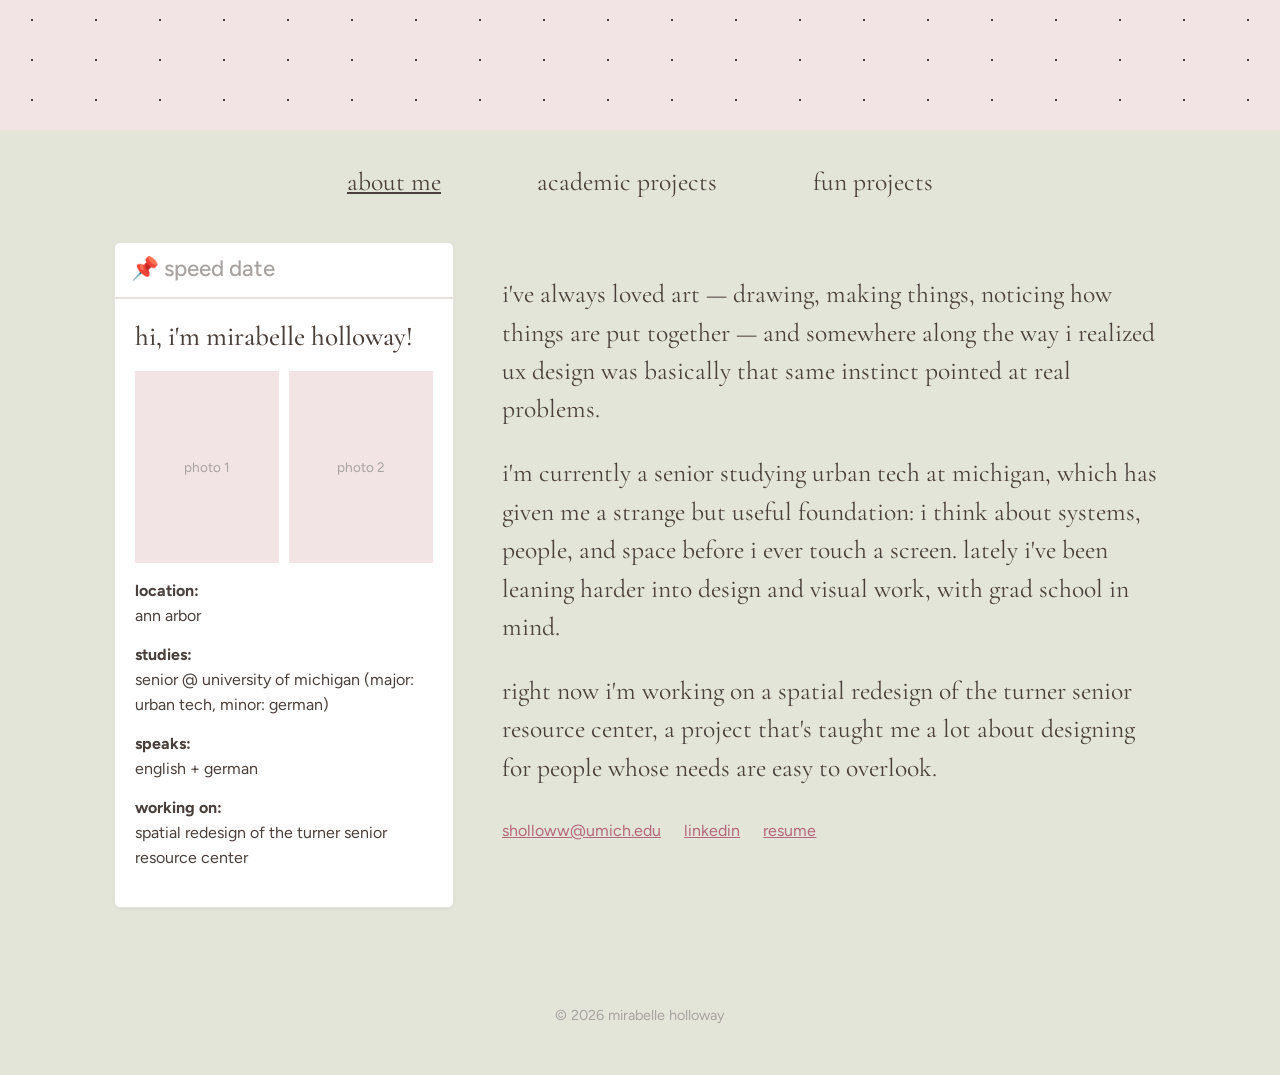
<file: index.html>
<!DOCTYPE html>
<html lang="en">
<head>
  <meta charset="utf-8">
  <meta name="viewport" content="width=device-width, initial-scale=1">
  <title>Mirabelle Holloway — about me</title>
  <meta name="description" content="Mirabelle Holloway: student, designer, and artist moving toward UX design.">
  <link rel="preconnect" href="https://fonts.googleapis.com">
  <link rel="preconnect" href="https://fonts.gstatic.com" crossorigin>
  <link href="https://fonts.googleapis.com/css2?family=Cormorant+Garamond:wght@400;500&family=Figtree:wght@400;500;700&display=swap" rel="stylesheet">
  <link rel="stylesheet" href="style.css">
</head>
<body>

  <div class="banner" aria-hidden="true">
    <div class="marquee">✿ mirabelle holloway ✿ ux design ✿ visual art ✿ mirabelle holloway ✿ ux design ✿ visual art ✿</div>
  </div>

  <nav>
    <a href="index.html" aria-current="page">about me</a>
    <a href="academic.html">academic projects</a>
    <a href="fun.html">fun projects</a>
  </nav>

  <main>
    <div class="about">

      <!-- pinned post -->
      <article class="post">
        <div class="post-header">📌 speed date</div>
        <div class="post-body">
          <h2>hi, i'm mirabelle holloway!</h2>

          <div class="post-photos">
            <!-- To use your own photos: put them in an "images" folder, then replace each
                 placeholder div with:  <img src="images/photo1.jpg" alt="describe the photo"> -->
            <div class="placeholder">photo 1</div>
            <div class="placeholder">photo 2</div>
          </div>

          <p class="fact"><b>location:</b> ann arbor</p>
          <p class="fact"><b>studies:</b> senior @ university of michigan (major: urban tech, minor: german)</p>
          <p class="fact"><b>speaks:</b> english + german</p>
          <p class="fact"><b>working on:</b> spatial redesign of the turner senior resource center</p>
        </div>
      </article>

      <!-- bio -->
      <section class="bio">
        <p>i've always loved art — drawing, making things, noticing how things are put together — and somewhere along the way i realized ux design was basically that same instinct pointed at real problems.</p>
        <p>i'm currently a senior studying urban tech at michigan, which has given me a strange but useful foundation: i think about systems, people, and space before i ever touch a screen. lately i've been leaning harder into design and visual work, with grad school in mind.</p>
        <p>right now i'm working on a spatial redesign of the turner senior resource center, a project that's taught me a lot about designing for people whose needs are easy to overlook.</p>

        <div class="contact-links">
          <a href="mailto:sholloww@umich.edu">sholloww@umich.edu</a>
          <a href="https://www.linkedin.com/in/mirabelleholloway">linkedin</a>
          <a href="resume.pdf">resume</a>
        </div>
      </section>

    </div>
  </main>

  <footer>© 2026 mirabelle holloway</footer>

</body>
</html>
</file>
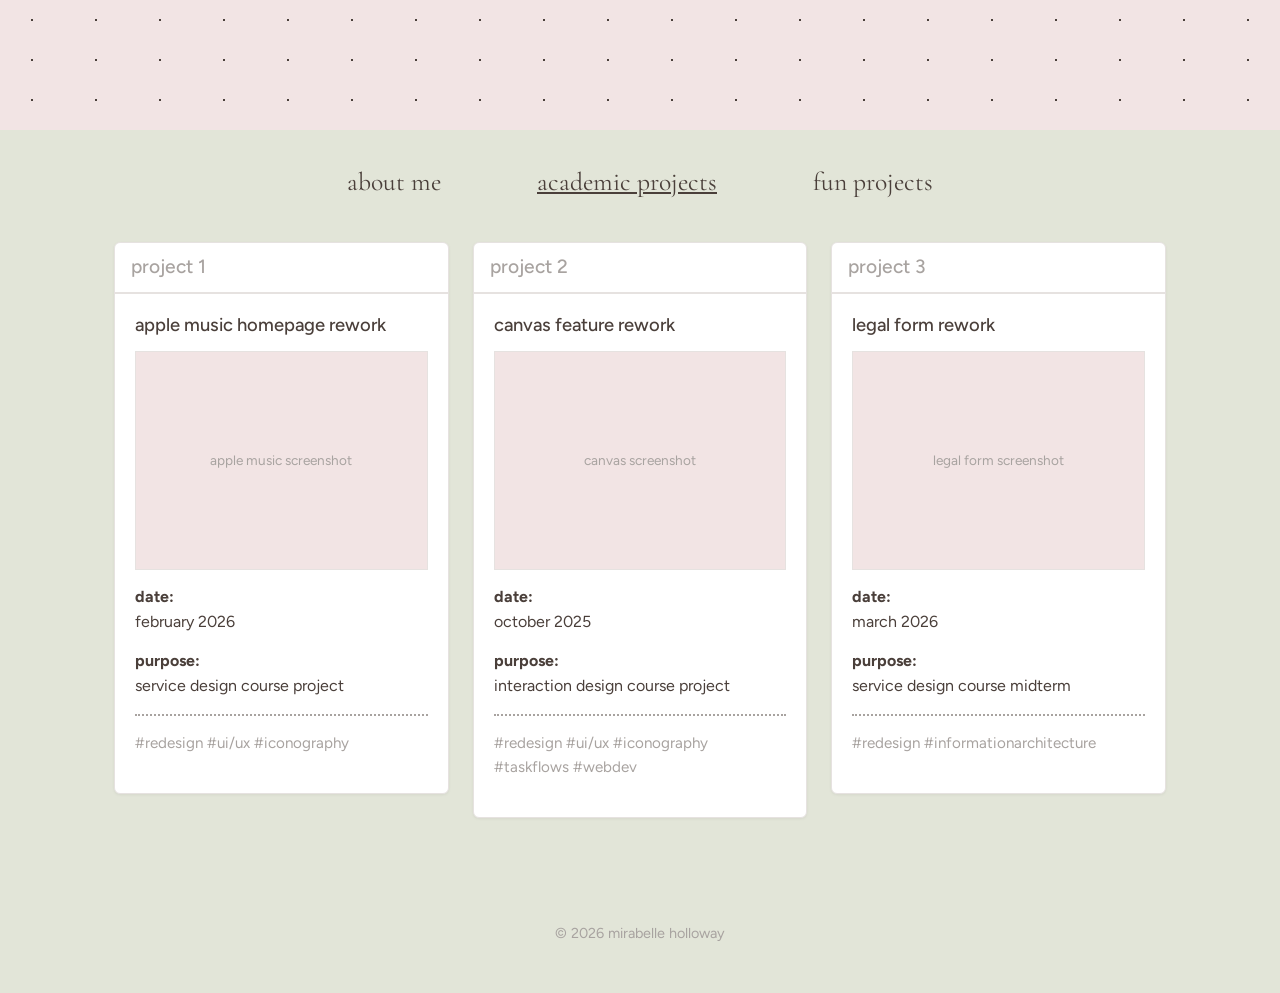
<file: academic.html>
<!DOCTYPE html>
<html lang="en">
<head>
  <meta charset="utf-8">
  <meta name="viewport" content="width=device-width, initial-scale=1">
  <title>Mirabelle Holloway — academic projects</title>
  <meta name="description" content="UX and service design projects by Mirabelle Holloway.">
  <link rel="preconnect" href="https://fonts.googleapis.com">
  <link rel="preconnect" href="https://fonts.gstatic.com" crossorigin>
  <link href="https://fonts.googleapis.com/css2?family=Cormorant+Garamond:wght@400;500&family=Figtree:wght@400;500;700&display=swap" rel="stylesheet">
  <link rel="stylesheet" href="style.css">
</head>
<body>

  <div class="banner" aria-hidden="true">
    <div class="marquee">✿ mirabelle holloway ✿ ux design ✿ visual art ✿ mirabelle holloway ✿ ux design ✿ visual art ✿</div>
  </div>

  <nav>
    <a href="index.html">about me</a>
    <a href="academic.html" aria-current="page">academic projects</a>
    <a href="fun.html">fun projects</a>
  </nav>

  <main>
    <div class="grid">

      <!-- ===== PROJECT 1 CARD ===== -->
      <!-- To add a project: copy a whole card + its matching <dialog> below,
           then change the data-dialog / id (e.g. "project4") so they match. -->
      <button class="card" data-dialog="project1">
        <div class="post-header">project 1</div>
        <div class="post-body">
          <h3>apple music homepage rework</h3>
          <!-- swap for: <img src="images/apple-music.png" alt="Reworked Apple Music home screen"> -->
          <div class="placeholder">apple music screenshot</div>
          <p class="fact"><b>date:</b> february 2026</p>
          <p class="fact"><b>purpose:</b> service design course project</p>
          <hr class="dots">
          <p class="tags">#redesign #ui/ux #iconography</p>
        </div>
      </button>

      <!-- ===== PROJECT 2 CARD ===== -->
      <button class="card" data-dialog="project2">
        <div class="post-header">project 2</div>
        <div class="post-body">
          <h3>canvas feature rework</h3>
          <div class="placeholder">canvas screenshot</div>
          <p class="fact"><b>date:</b> october 2025</p>
          <p class="fact"><b>purpose:</b> interaction design course project</p>
          <hr class="dots">
          <p class="tags">#redesign #ui/ux #iconography #taskflows #webdev</p>
        </div>
      </button>

      <!-- ===== PROJECT 3 CARD ===== -->
      <button class="card" data-dialog="project3">
        <div class="post-header">project 3</div>
        <div class="post-body">
          <h3>legal form rework</h3>
          <div class="placeholder">legal form screenshot</div>
          <p class="fact"><b>date:</b> march 2026</p>
          <p class="fact"><b>purpose:</b> service design course midterm</p>
          <hr class="dots">
          <p class="tags">#redesign #informationarchitecture</p>
        </div>
      </button>

    </div>
  </main>

  <!-- ================= POPUPS ================= -->
  <!-- Each popup follows the same outline: summary, hero image, quick facts,
       then problem / process / solution / next steps. Replace the [bracketed]
       prompts with your own writing. -->

  <dialog id="project1" aria-label="apple music homepage rework">
    <div class="dialog-header">
      <span>project 1</span>
      <button class="close" data-close aria-label="Close">×</button>
    </div>
    <div class="dialog-body">
      <h2>apple music homepage rework</h2>
      <p class="summary">[one sentence: what you changed, for whom, and why]</p>

      <div class="placeholder">hero image: final design</div>

      <p class="fact"><b>date:</b> february 2026</p>
      <p class="fact"><b>purpose:</b> service design course project</p>
      <p class="fact"><b>role:</b> [solo / team of X, what you owned]</p>
      <p class="fact"><b>tools:</b> [e.g. Figma]</p>
      <p class="tags">#redesign #ui/ux #iconography</p>

      <h4>the problem</h4>
      <p>[2–3 sentences: what wasn't working, and for whom]</p>

      <h4>process</h4>
      <div class="placeholder">sketch / wireframe</div>
      <p>[caption: what this showed you, what you decided]</p>

      <h4>the solution</h4>
      <p>[2–3 specific design decisions and the reasoning behind each]</p>

      <h4>what i'd do next</h4>
      <p>[one or two sentences on what you'd test or improve]</p>
    </div>
  </dialog>

  <dialog id="project2" aria-label="canvas feature rework">
    <div class="dialog-header">
      <span>project 2</span>
      <button class="close" data-close aria-label="Close">×</button>
    </div>
    <div class="dialog-body">
      <h2>canvas feature rework</h2>
      <p class="summary">[one sentence: what you changed, for whom, and why]</p>

      <div class="placeholder">hero image: final design</div>

      <p class="fact"><b>date:</b> october 2025</p>
      <p class="fact"><b>purpose:</b> interaction design course project</p>
      <p class="fact"><b>role:</b> [solo / team of X, what you owned]</p>
      <p class="fact"><b>tools:</b> [e.g. Figma]</p>
      <p class="tags">#redesign #ui/ux #iconography #taskflows #webdev</p>

      <h4>the problem</h4>
      <p>[2–3 sentences: what wasn't working, and for whom]</p>

      <h4>process</h4>
      <div class="placeholder">sketch / wireframe</div>
      <p>[caption: what this showed you, what you decided]</p>

      <h4>the solution</h4>
      <p>[2–3 specific design decisions and the reasoning behind each]</p>

      <h4>what i'd do next</h4>
      <p>[one or two sentences on what you'd test or improve]</p>
    </div>
  </dialog>

  <dialog id="project3" aria-label="legal form rework">
    <div class="dialog-header">
      <span>project 3</span>
      <button class="close" data-close aria-label="Close">×</button>
    </div>
    <div class="dialog-body">
      <h2>legal form rework</h2>
      <p class="summary">[one sentence: what you changed, for whom, and why]</p>

      <div class="placeholder">hero image: final design</div>

      <p class="fact"><b>date:</b> march 2026</p>
      <p class="fact"><b>purpose:</b> service design course midterm</p>
      <p class="fact"><b>role:</b> [solo / team of X, what you owned]</p>
      <p class="fact"><b>tools:</b> [e.g. Figma]</p>
      <p class="tags">#redesign #informationarchitecture</p>

      <h4>the problem</h4>
      <p>[2–3 sentences: what wasn't working, and for whom]</p>

      <h4>process</h4>
      <div class="placeholder">sketch / wireframe</div>
      <p>[caption: what this showed you, what you decided]</p>

      <h4>the solution</h4>
      <p>[2–3 specific design decisions and the reasoning behind each]</p>

      <h4>what i'd do next</h4>
      <p>[one or two sentences on what you'd test or improve]</p>
    </div>
  </dialog>

  <footer>© 2026 mirabelle holloway</footer>

  <script src="script.js"></script>
</body>
</html>
</file>
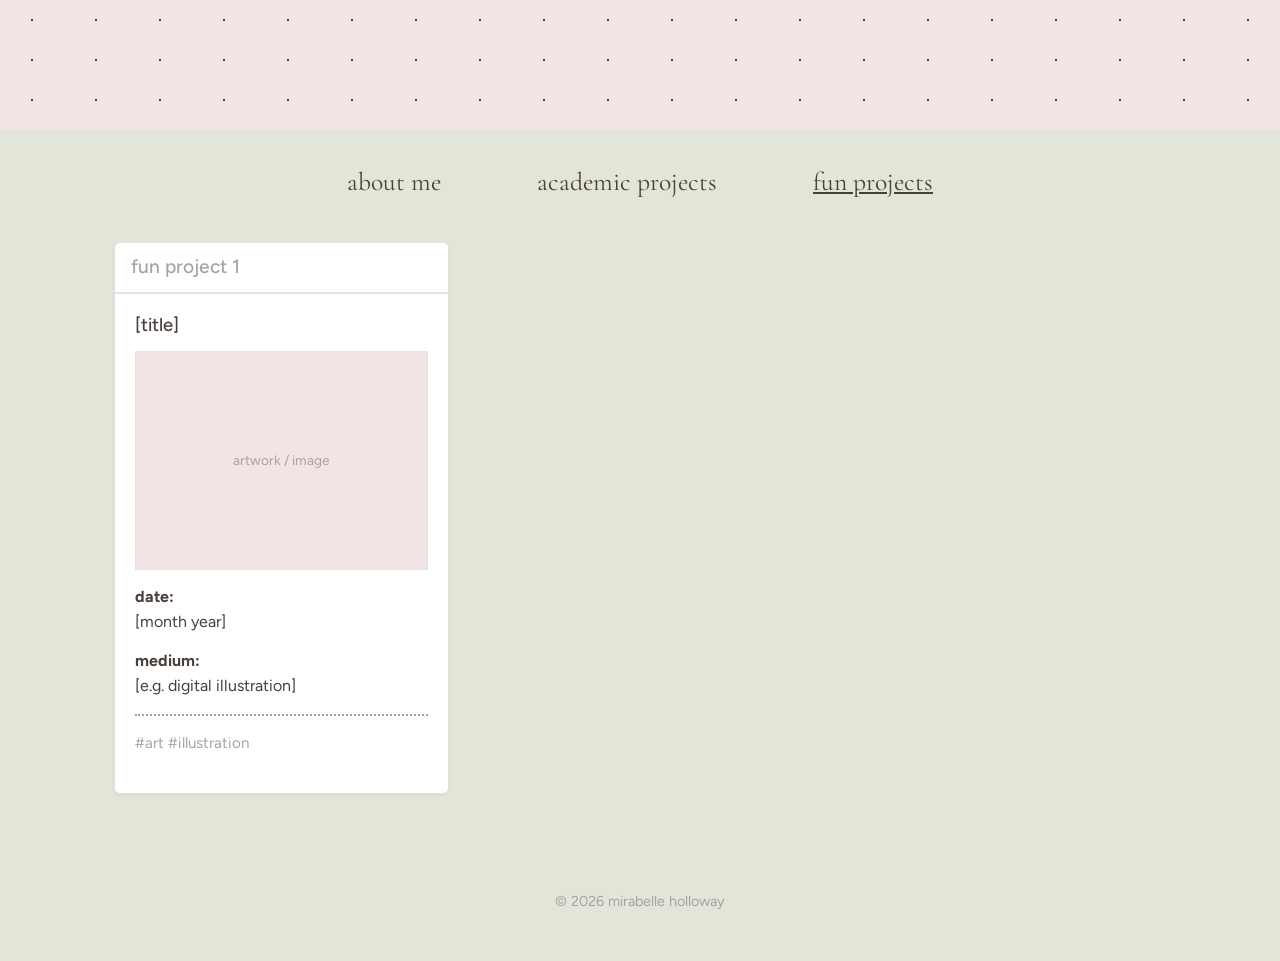
<file: fun.html>
<!DOCTYPE html>
<html lang="en">
<head>
  <meta charset="utf-8">
  <meta name="viewport" content="width=device-width, initial-scale=1">
  <title>Mirabelle Holloway — fun projects</title>
  <meta name="description" content="Personal art and design projects by Mirabelle Holloway.">
  <link rel="preconnect" href="https://fonts.googleapis.com">
  <link rel="preconnect" href="https://fonts.gstatic.com" crossorigin>
  <link href="https://fonts.googleapis.com/css2?family=Cormorant+Garamond:wght@400;500&family=Figtree:wght@400;500;700&display=swap" rel="stylesheet">
  <link rel="stylesheet" href="style.css">
</head>
<body>

  <div class="banner" aria-hidden="true">
    <div class="marquee">✿ mirabelle holloway ✿ ux design ✿ visual art ✿ mirabelle holloway ✿ ux design ✿ visual art ✿</div>
  </div>

  <nav>
    <a href="index.html">about me</a>
    <a href="academic.html">academic projects</a>
    <a href="fun.html" aria-current="page">fun projects</a>
  </nav>

  <main>
    <div class="grid">

      <!-- Placeholder cards: copy the structure from academic.html for real ones.
           Art and illustration cards often work best with a big image and a short caption. -->
      <button class="card" data-dialog="fun1">
        <div class="post-header">fun project 1</div>
        <div class="post-body">
          <h3>[title]</h3>
          <div class="placeholder">artwork / image</div>
          <p class="fact"><b>date:</b> [month year]</p>
          <p class="fact"><b>medium:</b> [e.g. digital illustration]</p>
          <hr class="dots">
          <p class="tags">#art #illustration</p>
        </div>
      </button>

    </div>
  </main>

  <dialog id="fun1" aria-label="fun project 1">
    <div class="dialog-header">
      <span>fun project 1</span>
      <button class="close" data-close aria-label="Close">×</button>
    </div>
    <div class="dialog-body">
      <h2>[title]</h2>
      <p class="summary">[one sentence about the piece]</p>
      <div class="placeholder">full-size image</div>
      <p>[a few sentences: what inspired it, how you made it]</p>
    </div>
  </dialog>

  <footer>© 2026 mirabelle holloway</footer>

  <script src="script.js"></script>
</body>
</html>
</file>
<file: style.css>
/* ============================================
   Mirabelle's portfolio — shared styles
   Edit the colors in :root to re-theme the whole site.
   ============================================ */

:root {
  --pink: #f2e4e4;
  --sage: #e2e5d8;
  --rose: #b5667a;
  --text: #4a3f3a;
  --text-soft: #a8a3a0;
  --card: #ffffff;
  --line: #e6e2e0;
  --heading-font: "Cormorant Garamond", Georgia, serif;
  --body-font: "Figtree", system-ui, sans-serif;
}

* { box-sizing: border-box; }

body {
  margin: 0;
  background: var(--sage);
  color: var(--text);
  font-family: var(--body-font);
  line-height: 1.55;
}

/* ---------- top banner (pink dotted band with scrolling text) ---------- */
.banner {
  background-color: var(--pink);
  background-image: radial-gradient(circle, var(--text) 1px, transparent 1.5px);
  background-size: 64px 40px;
  height: 130px;
  display: flex;
  align-items: center;
  overflow: hidden;
  white-space: nowrap;
}

.marquee {
  display: inline-block;
  padding-left: 100%;
  animation: scroll 28s linear infinite;
  font-family: var(--heading-font);
  font-size: 2.4rem;
  color: var(--rose);
  letter-spacing: 0.04em;
}

@keyframes scroll {
  from { transform: translateX(0); }
  to   { transform: translateX(-100%); }
}

/* respect people who turn off animations */
@media (prefers-reduced-motion: reduce) {
  .marquee { animation: none; padding-left: 1rem; }
}

/* ---------- nav ---------- */
nav {
  display: flex;
  justify-content: center;
  gap: clamp(1.5rem, 8vw, 6rem);
  padding: 2rem 1rem 1.5rem;
  font-family: var(--heading-font);
  font-size: 1.6rem;
}

nav a {
  color: var(--text);
  text-decoration: none;
}

nav a:hover,
nav a[aria-current="page"] {
  text-decoration: underline;
}

/* ---------- page layout ---------- */
main {
  max-width: 1100px;
  margin: 0 auto;
  padding: 1rem 1.5rem 4rem;
}

/* ---------- tumblr-style post card ---------- */
.post {
  background: var(--card);
  border: 1px solid var(--line);
  border-radius: 6px;
  box-shadow: 0 1px 3px rgba(0, 0, 0, 0.06);
  overflow: hidden;
}

.post-header {
  padding: 0.6rem 1rem;
  border-bottom: 2px solid var(--line);
  color: var(--text-soft);
  font-size: 1.4rem;
  font-weight: 500;
}

.post-body { padding: 1.1rem 1.25rem 1.4rem; }

.post-body h2 {
  font-family: var(--heading-font);
  font-weight: 500;
  font-size: 1.7rem;
  margin: 0 0 0.8rem;
}

.post-photos {
  display: flex;
  gap: 0.6rem;
  margin-bottom: 1rem;
}

.post-photos img,
.post-photos .placeholder {
  flex: 1;
  min-width: 0;
  aspect-ratio: 3 / 4;
  object-fit: cover;
}

.fact { margin: 0 0 0.9rem; }
.fact b { display: block; }

.dots {
  border: none;
  border-top: 2px dotted var(--text-soft);
  margin: 1rem 0;
}

.tags { color: var(--text-soft); font-size: 0.95rem; }

/* stand-in for images until you add your own */
.placeholder {
  background: var(--pink);
  display: grid;
  place-items: center;
  color: var(--text-soft);
  font-size: 0.85rem;
  text-align: center;
  padding: 0.5rem;
}

/* ---------- about page: pinned post left, bio right ---------- */
.about {
  display: grid;
  grid-template-columns: minmax(260px, 340px) 1fr;
  gap: 3rem;
  align-items: start;
}

.bio {
  font-family: var(--heading-font);
  font-size: 1.6rem;
  line-height: 1.5;
  max-width: 34em;
  padding-top: 0.5rem;
}

.contact-links {
  margin-top: 2rem;
  font-family: var(--body-font);
  font-size: 1rem;
}

.contact-links a { color: var(--rose); margin-right: 1.2rem; }

/* ---------- project grid (masonry, like a tumblr feed) ---------- */
.grid {
  column-count: 3;
  column-gap: 1.5rem;
}

.card {
  /* a <button> styled as a post, so it's keyboard + screen-reader friendly */
  display: block;
  width: 100%;
  margin: 0 0 1.5rem;
  break-inside: avoid;
  padding: 0;
  text-align: left;
  font: inherit;
  color: inherit;
  cursor: pointer;
  background: var(--card);
  border: 1px solid var(--line);
  border-radius: 6px;
  box-shadow: 0 1px 3px rgba(0, 0, 0, 0.06);
  overflow: hidden;
  transition: transform 0.15s ease, box-shadow 0.15s ease;
}

.card:hover,
.card:focus-visible {
  transform: translateY(-3px);
  box-shadow: 0 6px 14px rgba(0, 0, 0, 0.1);
}

.card .post-header { font-size: 1.2rem; }
.card h3 { font-weight: 500; font-size: 1.15rem; margin: 0 0 0.7rem; }

.card img,
.card .placeholder {
  width: 100%;
  margin-bottom: 0.9rem;
  border: 1px solid var(--line);
}

.card .placeholder { aspect-ratio: 4 / 3; }

/* ---------- popup (<dialog>) ---------- */
dialog {
  width: min(680px, calc(100vw - 2rem));
  max-height: calc(100vh - 3rem);
  padding: 0;
  border: 1px solid var(--line);
  border-radius: 8px;
  background: var(--card);
  color: var(--text);
  overflow-y: auto;
}

dialog::backdrop { background: rgba(74, 63, 58, 0.45); }

dialog[open] { animation: pop 0.18s ease-out; }

@keyframes pop {
  from { opacity: 0; transform: translateY(10px); }
  to   { opacity: 1; transform: none; }
}

.dialog-header {
  position: sticky;
  top: 0;
  z-index: 1;
  display: flex;
  justify-content: space-between;
  align-items: center;
  background: var(--card);
  padding: 0.5rem 1rem;
  border-bottom: 2px solid var(--line);
  color: var(--text-soft);
  font-size: 1.3rem;
}

.close {
  background: none;
  border: none;
  font-size: 1.8rem;
  line-height: 1;
  color: var(--text-soft);
  cursor: pointer;
}

.close:hover { color: var(--rose); }

.dialog-body { padding: 1.2rem 1.5rem 2rem; }

.dialog-body h2 {
  font-family: var(--heading-font);
  font-weight: 500;
  font-size: 2rem;
  margin: 0 0 0.3rem;
}

.dialog-body h4 {
  margin: 1.6rem 0 0.3rem;
  font-size: 1rem;
}

.dialog-body p { margin: 0 0 0.8rem; }

.dialog-body .summary { font-size: 1.1rem; color: var(--text-soft); }

.dialog-body img,
.dialog-body .placeholder {
  width: 100%;
  margin: 1rem 0;
}

.dialog-body .placeholder { aspect-ratio: 16 / 10; }

/* ---------- footer ---------- */
footer {
  text-align: center;
  color: var(--text-soft);
  font-size: 0.9rem;
  padding: 2rem 1rem 3rem;
}

/* ---------- small screens ---------- */
@media (max-width: 860px) {
  .grid { column-count: 2; }
}

@media (max-width: 700px) {
  .about { grid-template-columns: 1fr; gap: 2rem; }
  .bio { font-size: 1.35rem; }
  nav { font-size: 1.3rem; gap: 1.2rem; }
}

@media (max-width: 520px) {
  .grid { column-count: 1; }
  .marquee { font-size: 1.8rem; }
}
</file>
